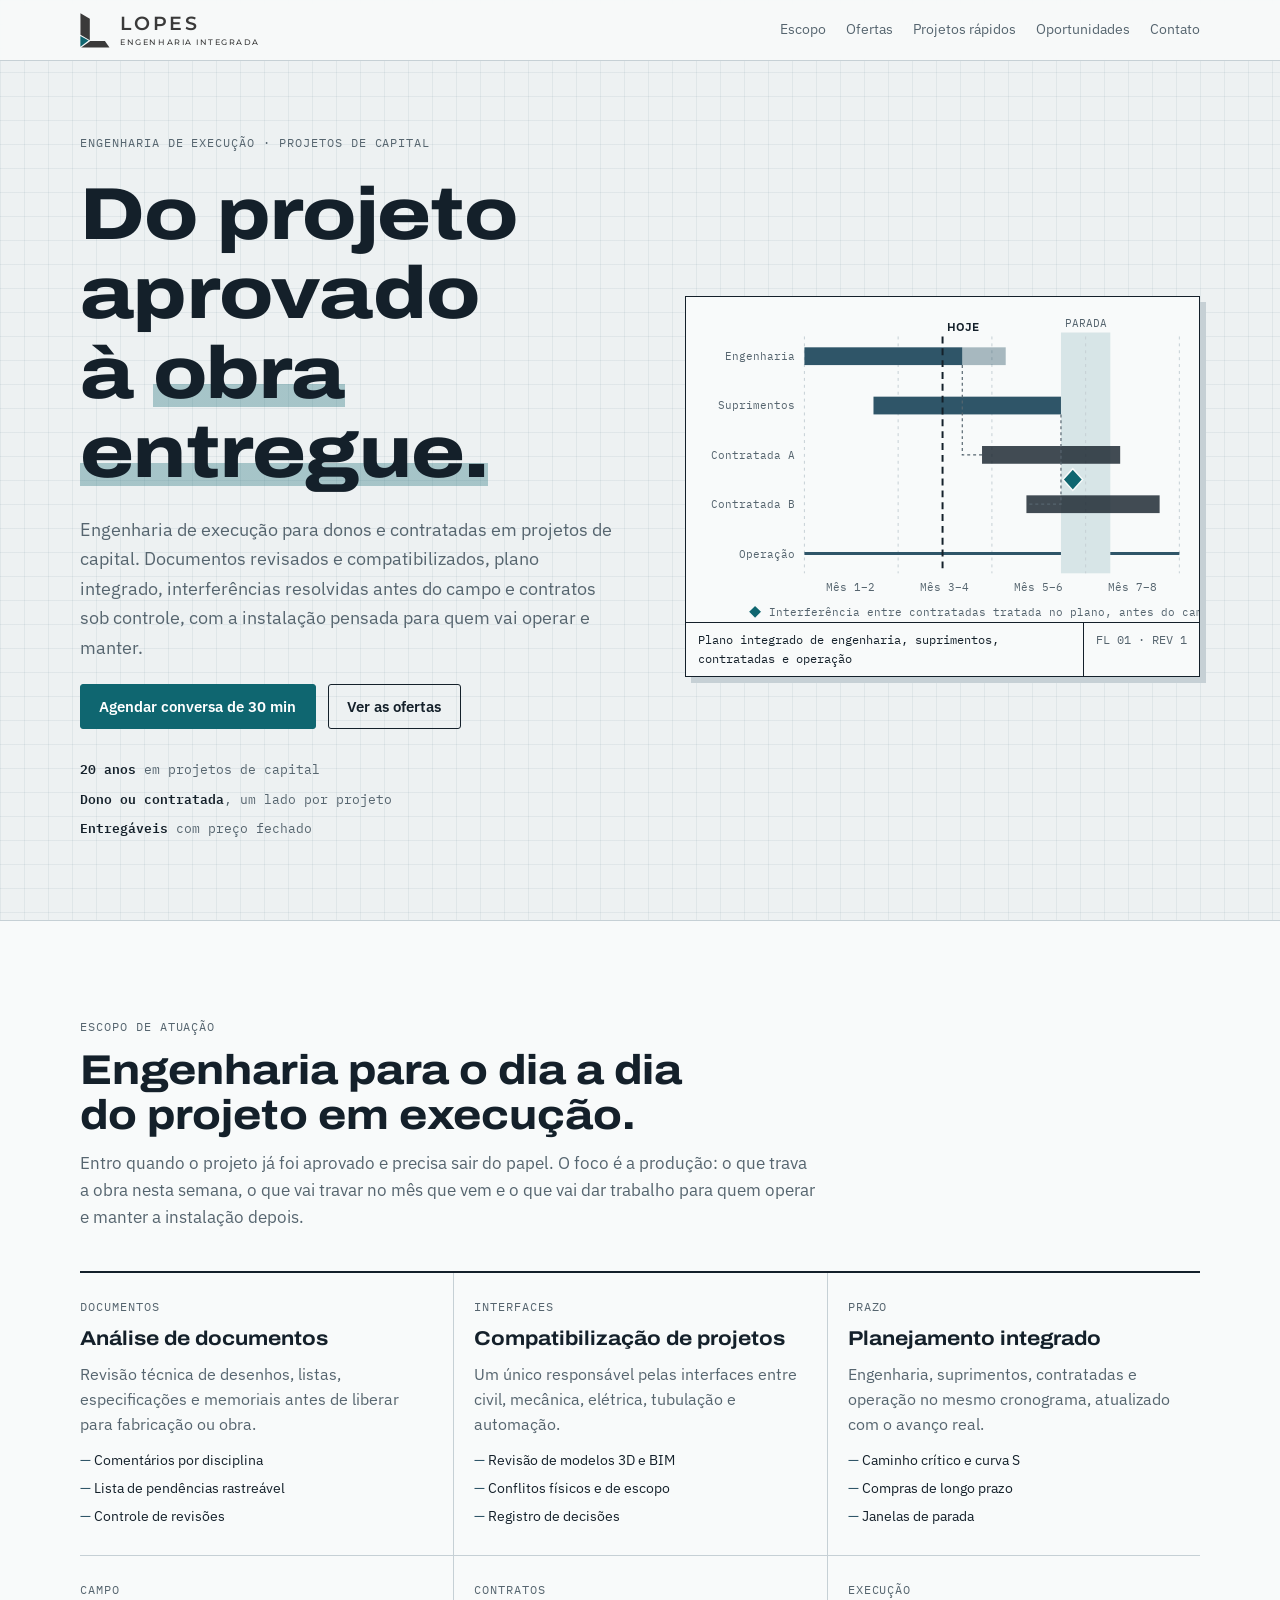
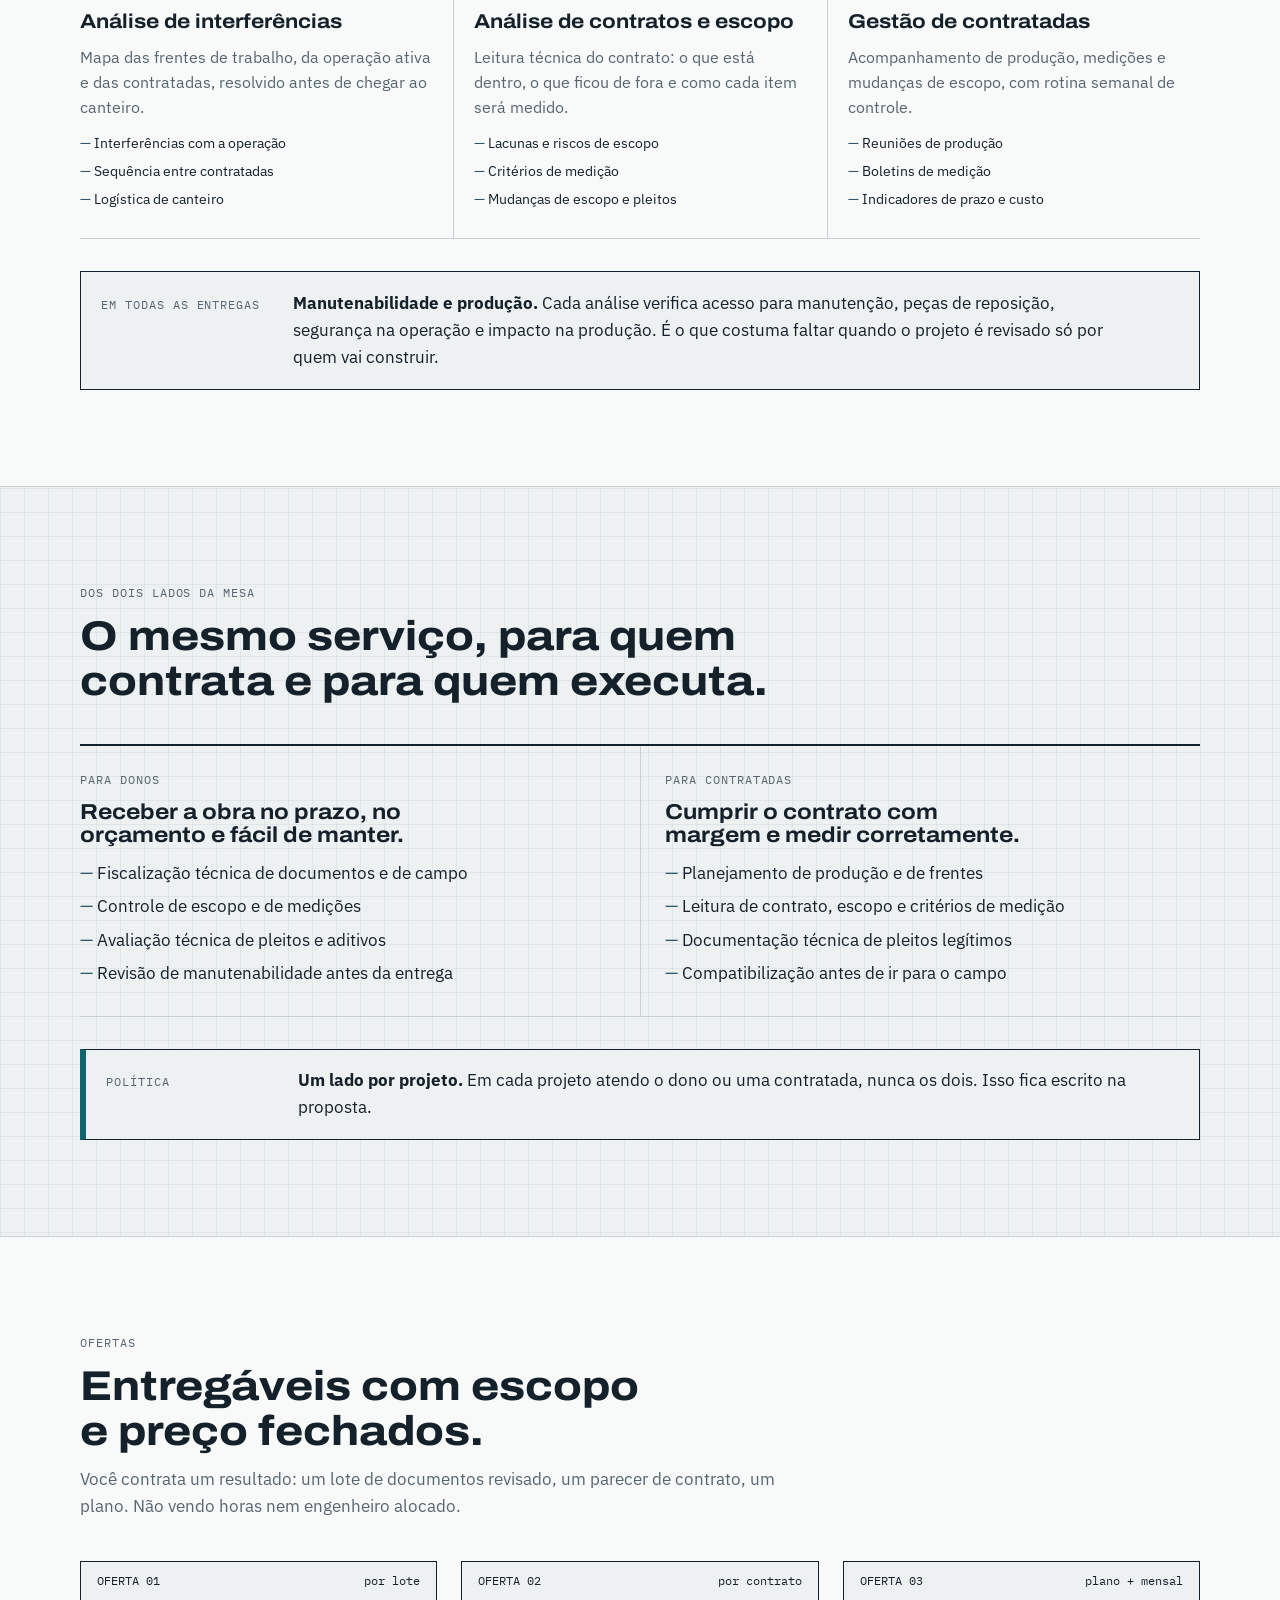
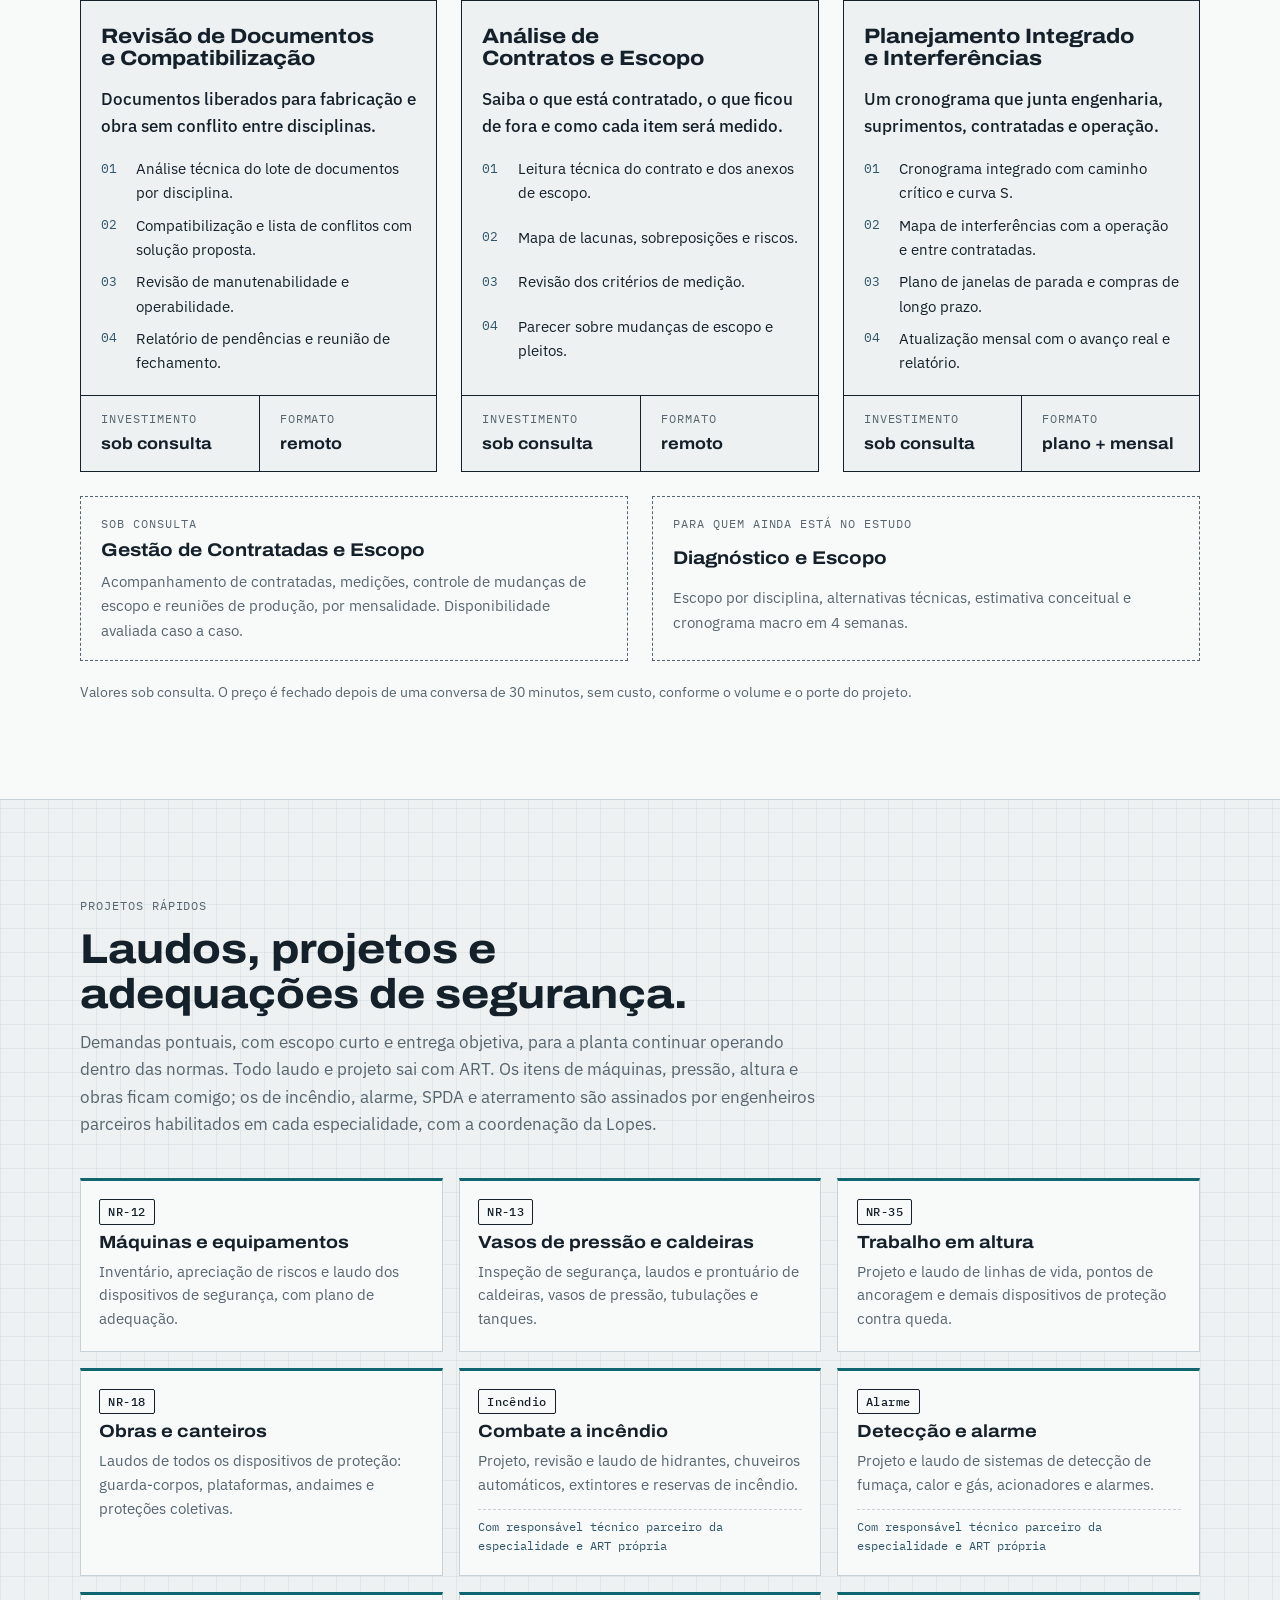
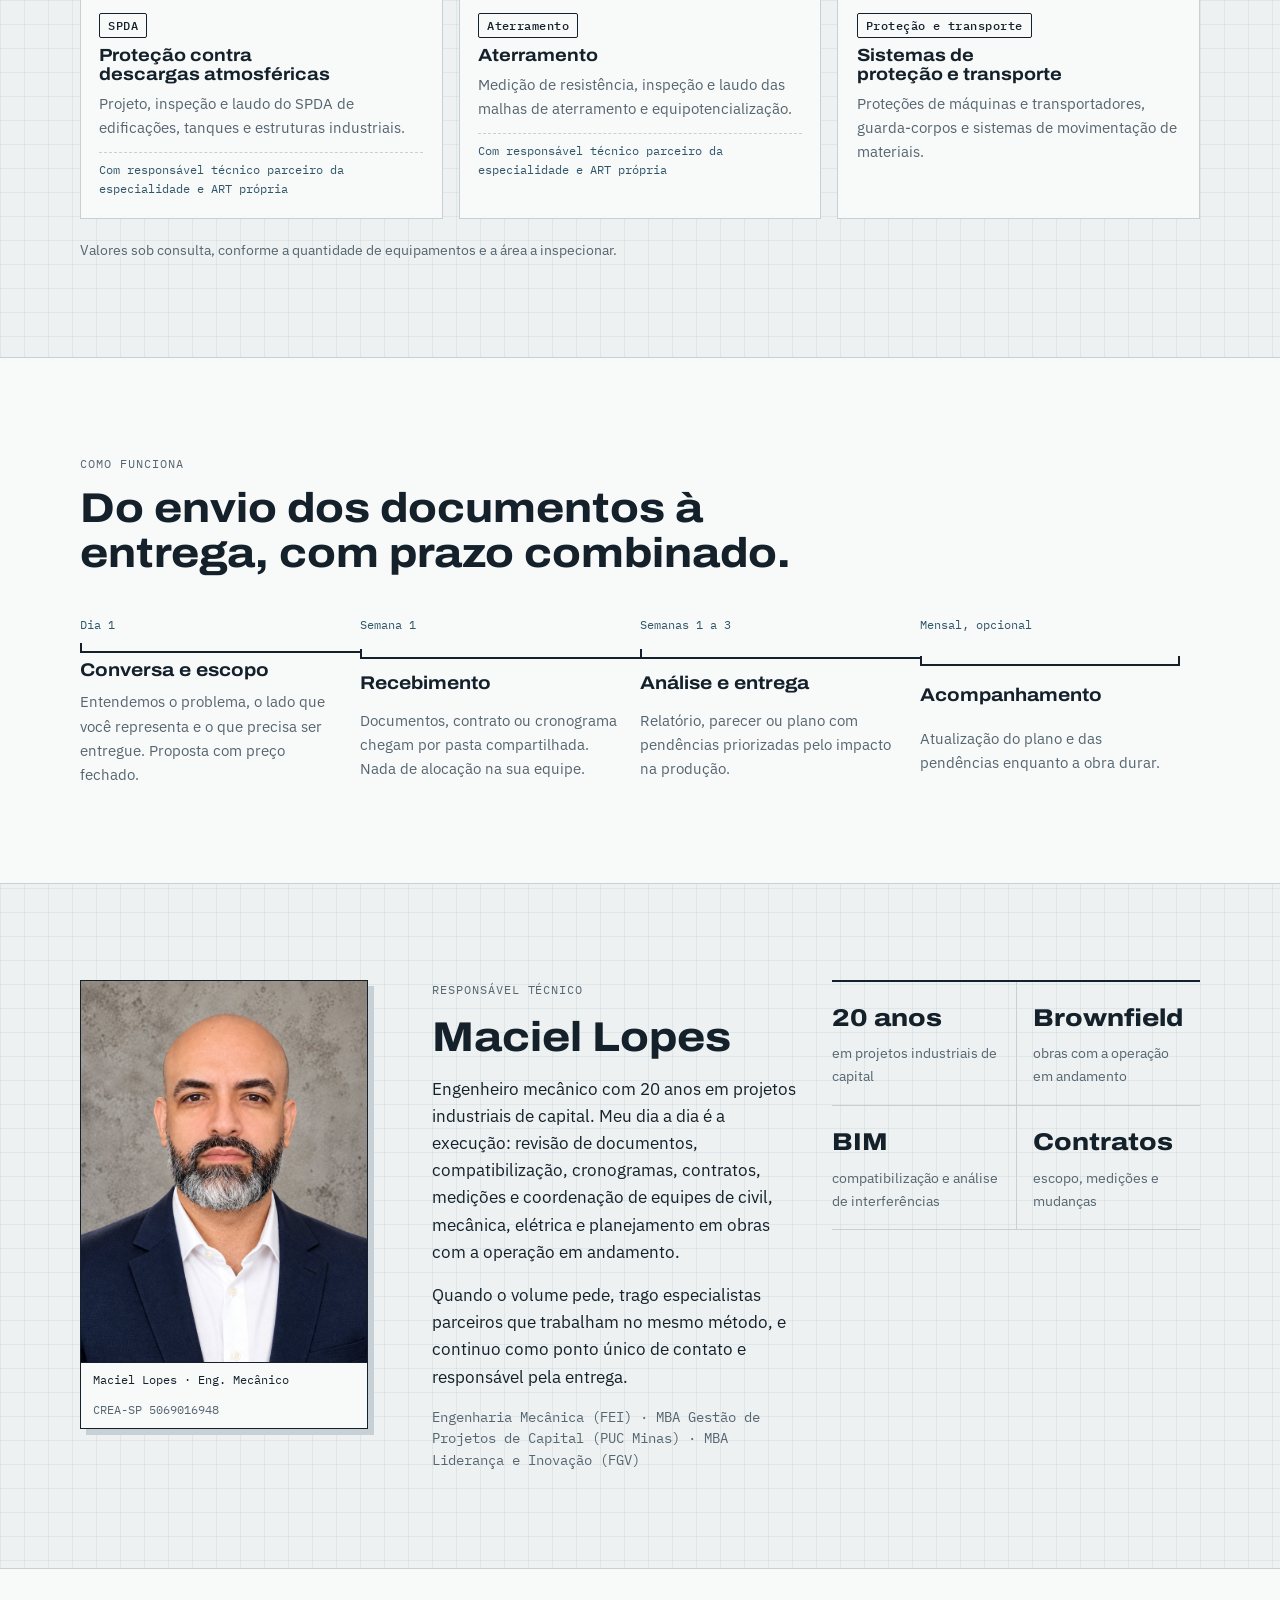
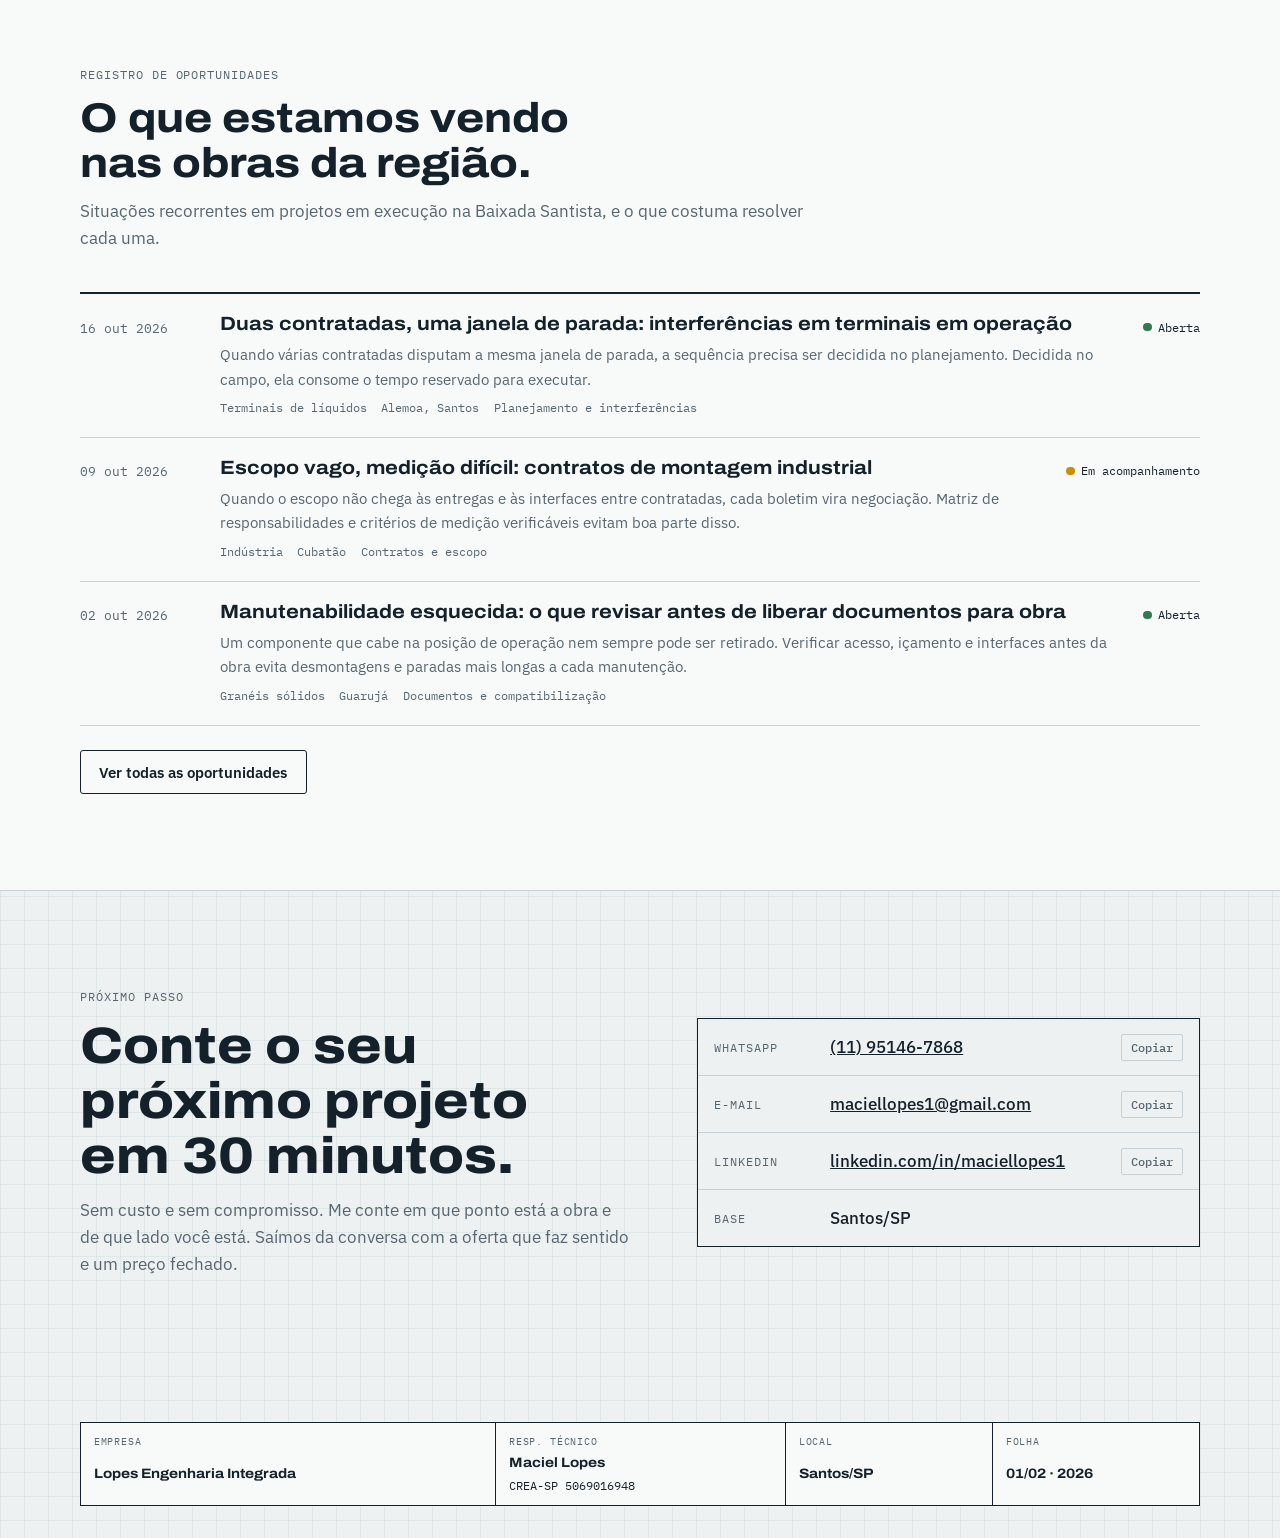
<file: index.html>
<!doctype html>
<html lang="pt-BR">
<head>
<meta charset="utf-8">
<meta name="viewport" content="width=device-width, initial-scale=1, viewport-fit=cover">
<meta name="claude:viewport-fit-sides" content="cover">
<title>[Nome da Empresa] · Engenharia de Execução</title>
<meta name="description" content="Engenharia de execução para donos e contratadas em projetos de capital: análise de documentos, compatibilização, planejamento integrado, interferências, contratos e gestão de contratadas.">
<link rel="preconnect" href="https://fonts.googleapis.com">
<link rel="preconnect" href="https://fonts.gstatic.com" crossorigin>
<link rel="stylesheet" href="https://fonts.googleapis.com/css2?family=Archivo:wdth,wght@100..125,400..800&family=IBM+Plex+Mono:wght@400;500&family=IBM+Plex+Sans:wght@400;500;600&family=Montserrat:wght@500;600&display=swap">
<link rel="icon" href="data:image/svg+xml,%3Csvg xmlns=%27http://www.w3.org/2000/svg%27 viewBox=%27462 280 404 472%27%3E%3Cpolygon fill=%27%233a3a3a%27 points=%27468,285 594,357 594,646 468,574%27/%3E%3Cpolygon fill=%27%230f6670%27 points=%27467,589 578,652 467,735%27/%3E%3Cpolygon fill=%27%233a3a3a%27 points=%27600,656 798,656 859,746 478,746%27/%3E%3C/svg%3E">
<link rel="stylesheet" href="assets/style.css">
</head>
<body>

<header class="top">
  <div class="wrap">
    <a class="brand" href="index.html" aria-label="Início">
      <svg class="brand-mark" viewBox="462 280 404 472" aria-hidden="true"><polygon fill="currentColor" points="468,285 594,357 594,646 468,574"/><polygon fill="var(--brand)" points="467,589 578,652 467,735"/><polygon fill="currentColor" points="600,656 798,656 859,746 478,746"/></svg>
      <span class="wordmark"><b>LOPES</b><small>ENGENHARIA INTEGRADA</small></span>
    </a>
    <nav class="nav" aria-label="Principal">
      <a href="#escopo">Escopo</a>
      <a href="#ofertas">Ofertas</a>
      <a class="hide-sm" href="#rapidos">Projetos rápidos</a>
      <a href="blog.html">Oportunidades</a>
      <a href="#contato">Contato</a>
    </nav>
  </div>
</header>

<main>
  <section class="hero">
    <div class="wrap">
      <div class="hero-copy">
        <span class="label">Engenharia de execução · Projetos de capital</span>
        <h1>Do projeto aprovado à <em>obra entregue.</em></h1>
        <p class="lede">Engenharia de execução para donos e contratadas em projetos de capital. Documentos revisados e compatibilizados, plano integrado, interferências resolvidas antes do campo e contratos sob controle, com a instalação pensada para quem vai operar e manter.</p>
        <div class="hero-actions">
          <a class="btn btn-primary" href="#contato">Agendar conversa de 30 min</a>
          <a class="btn" href="#ofertas">Ver as ofertas</a>
        </div>
        <div class="hero-facts">
          <span><b>20 anos</b> em projetos de capital</span>
          <span><b>Dono ou contratada</b>, um lado por projeto</span>
          <span><b>Entregáveis</b> com preço fechado</span>
        </div>
      </div>

      <figure class="drawing" aria-labelledby="plano-cap">
        <svg viewBox="0 0 520 330" role="img" aria-label="Cronograma integrado de engenharia, suprimentos, duas contratadas e operação, com a janela de parada e uma interferência entre contratadas tratada no plano antes de chegar ao campo.">
          <rect class="chart-zone" x="380" y="36" width="50" height="244"/>
          <text class="chart-text" x="405" y="30" text-anchor="middle">PARADA</text>
          <line class="chart-tick" x1="120" y1="40" x2="120" y2="280"/>
          <line class="chart-tick" x1="215" y1="40" x2="215" y2="280"/>
          <line class="chart-tick" x1="310" y1="40" x2="310" y2="280"/>
          <line class="chart-tick" x1="405" y1="40" x2="405" y2="280"/>
          <line class="chart-tick" x1="500" y1="40" x2="500" y2="280"/>
          <text class="chart-text" x="110" y="64" text-anchor="end">Engenharia</text>
          <text class="chart-text" x="110" y="114" text-anchor="end">Suprimentos</text>
          <text class="chart-text" x="110" y="164" text-anchor="end">Contratada A</text>
          <text class="chart-text" x="110" y="214" text-anchor="end">Contratada B</text>
          <text class="chart-text" x="110" y="264" text-anchor="end">Operação</text>
          <rect class="g-bar" x="120" y="51" width="160" height="18"/>
          <rect class="g-bar g-soft" x="280" y="51" width="44" height="18"/>
          <rect class="g-bar" x="190" y="101" width="190" height="18"/>
          <rect class="g-bar g-alt" x="300" y="151" width="140" height="18"/>
          <rect class="g-bar g-alt" x="345" y="201" width="135" height="18"/>
          <path class="g-link" d="M280 69 V160 H300"/>
          <path class="g-link" d="M380 119 V210 H345"/>
          <line class="chart-a" x1="120" y1="260" x2="380" y2="260"/>
          <line class="chart-a" x1="430" y1="260" x2="500" y2="260"/>
          <polygon class="g-flag" points="392,174 402,185 392,196 382,185"/>
          <line class="chart-b" x1="260" y1="40" x2="260" y2="280"/>
          <text class="chart-strong" x="264" y="34">HOJE</text>
          <text class="chart-text" x="167" y="298" text-anchor="middle">Mês 1–2</text>
          <text class="chart-text" x="262" y="298" text-anchor="middle">Mês 3–4</text>
          <text class="chart-text" x="357" y="298" text-anchor="middle">Mês 5–6</text>
          <text class="chart-text" x="452" y="298" text-anchor="middle">Mês 7–8</text>
          <polygon class="g-flag" points="70,312 77,319 70,326 63,319"/>
          <text class="chart-text" x="84" y="323">Interferência entre contratadas tratada no plano, antes do campo</text>
        </svg>
        <figcaption><span id="plano-cap">Plano integrado de engenharia, suprimentos, contratadas e operação</span><span>FL 01 · REV 1</span></figcaption>
      </figure>
    </div>
  </section>

  <section id="escopo" class="band">
    <div class="wrap">
      <div class="section-head">
        <span class="label">Escopo de atuação</span>
        <h2>Engenharia para o dia a dia do projeto em execução.</h2>
        <p>Entro quando o projeto já foi aprovado e precisa sair do papel. O foco é a produção: o que trava a obra nesta semana, o que vai travar no mês que vem e o que vai dar trabalho para quem operar e manter a instalação depois.</p>
      </div>
      <div class="scope-grid scope-6">
        <div class="scope-item">
          <span class="label">Documentos</span>
          <h3>Análise de documentos</h3>
          <p>Revisão técnica de desenhos, listas, especificações e memoriais antes de liberar para fabricação ou obra.</p>
          <ul><li>Comentários por disciplina</li><li>Lista de pendências rastreável</li><li>Controle de revisões</li></ul>
        </div>
        <div class="scope-item">
          <span class="label">Interfaces</span>
          <h3>Compatibilização de projetos</h3>
          <p>Um único responsável pelas interfaces entre civil, mecânica, elétrica, tubulação e automação.</p>
          <ul><li>Revisão de modelos 3D e BIM</li><li>Conflitos físicos e de escopo</li><li>Registro de decisões</li></ul>
        </div>
        <div class="scope-item">
          <span class="label">Prazo</span>
          <h3>Planejamento integrado</h3>
          <p>Engenharia, suprimentos, contratadas e operação no mesmo cronograma, atualizado com o avanço real.</p>
          <ul><li>Caminho crítico e curva S</li><li>Compras de longo prazo</li><li>Janelas de parada</li></ul>
        </div>
        <div class="scope-item">
          <span class="label">Campo</span>
          <h3>Análise de interferências</h3>
          <p>Mapa das frentes de trabalho, da operação ativa e das contratadas, resolvido antes de chegar ao canteiro.</p>
          <ul><li>Interferências com a operação</li><li>Sequência entre contratadas</li><li>Logística de canteiro</li></ul>
        </div>
        <div class="scope-item">
          <span class="label">Contratos</span>
          <h3>Análise de contratos e escopo</h3>
          <p>Leitura técnica do contrato: o que está dentro, o que ficou de fora e como cada item será medido.</p>
          <ul><li>Lacunas e riscos de escopo</li><li>Critérios de medição</li><li>Mudanças de escopo e pleitos</li></ul>
        </div>
        <div class="scope-item">
          <span class="label">Execução</span>
          <h3>Gestão de contratadas</h3>
          <p>Acompanhamento de produção, medições e mudanças de escopo, com rotina semanal de controle.</p>
          <ul><li>Reuniões de produção</li><li>Boletins de medição</li><li>Indicadores de prazo e custo</li></ul>
        </div>
      </div>
      <div class="criterion">
        <span class="label">Em todas as entregas</span>
        <p><b>Manutenabilidade e produção.</b> Cada análise verifica acesso para manutenção, peças de reposição, segurança na operação e impacto na produção. É o que costuma faltar quando o projeto é revisado só por quem vai construir.</p>
      </div>
    </div>
  </section>

  <section id="lados">
    <div class="wrap">
      <div class="section-head">
        <span class="label">Dos dois lados da mesa</span>
        <h2>O mesmo serviço, para quem contrata e para quem executa.</h2>
      </div>
      <div class="sides">
        <div class="side">
          <span class="label">Para donos</span>
          <h3>Receber a obra no prazo, no orçamento e fácil de manter.</h3>
          <ul><li>Fiscalização técnica de documentos e de campo</li><li>Controle de escopo e de medições</li><li>Avaliação técnica de pleitos e aditivos</li><li>Revisão de manutenabilidade antes da entrega</li></ul>
        </div>
        <div class="side">
          <span class="label">Para contratadas</span>
          <h3>Cumprir o contrato com margem e medir corretamente.</h3>
          <ul><li>Planejamento de produção e de frentes</li><li>Leitura de contrato, escopo e critérios de medição</li><li>Documentação técnica de pleitos legítimos</li><li>Compatibilização antes de ir para o campo</li></ul>
        </div>
      </div>
      <div class="policy">
        <span class="label">Política</span>
        <p><b>Um lado por projeto.</b> Em cada projeto atendo o dono ou uma contratada, nunca os dois. Isso fica escrito na proposta.</p>
      </div>
    </div>
  </section>

  <section id="ofertas" class="band">
    <div class="wrap">
      <div class="section-head">
        <span class="label">Ofertas</span>
        <h2>Entregáveis com escopo e preço fechados.</h2>
        <p>Você contrata um resultado: um lote de documentos revisado, um parecer de contrato, um plano. Não vendo horas nem engenheiro alocado.</p>
      </div>
      <div class="offers offers-3">
        <article class="offer">
          <div class="offer-head"><span>OFERTA 01</span><span>por lote</span></div>
          <div class="offer-body">
            <h3>Revisão de Documentos e Compatibilização</h3>
            <p class="promise">Documentos liberados para fabricação e obra sem conflito entre disciplinas.</p>
          </div>
          <ol class="deliverables">
            <li>Análise técnica do lote de documentos por disciplina.</li>
            <li>Compatibilização e lista de conflitos com solução proposta.</li>
            <li>Revisão de manutenabilidade e operabilidade.</li>
            <li>Relatório de pendências e reunião de fechamento.</li>
          </ol>
          <div class="offer-foot">
            <div><span class="label">Investimento</span><strong>sob consulta</strong></div>
            <div><span class="label">Formato</span><strong>remoto</strong></div>
          </div>
        </article>

        <article class="offer">
          <div class="offer-head"><span>OFERTA 02</span><span>por contrato</span></div>
          <div class="offer-body">
            <h3>Análise de Contratos e Escopo</h3>
            <p class="promise">Saiba o que está contratado, o que ficou de fora e como cada item será medido.</p>
          </div>
          <ol class="deliverables">
            <li>Leitura técnica do contrato e dos anexos de escopo.</li>
            <li>Mapa de lacunas, sobreposições e riscos.</li>
            <li>Revisão dos critérios de medição.</li>
            <li>Parecer sobre mudanças de escopo e pleitos.</li>
          </ol>
          <div class="offer-foot">
            <div><span class="label">Investimento</span><strong>sob consulta</strong></div>
            <div><span class="label">Formato</span><strong>remoto</strong></div>
          </div>
        </article>

        <article class="offer">
          <div class="offer-head"><span>OFERTA 03</span><span>plano + mensal</span></div>
          <div class="offer-body">
            <h3>Planejamento Integrado e Interferências</h3>
            <p class="promise">Um cronograma que junta engenharia, suprimentos, contratadas e operação.</p>
          </div>
          <ol class="deliverables">
            <li>Cronograma integrado com caminho crítico e curva S.</li>
            <li>Mapa de interferências com a operação e entre contratadas.</li>
            <li>Plano de janelas de parada e compras de longo prazo.</li>
            <li>Atualização mensal com o avanço real e relatório.</li>
          </ol>
          <div class="offer-foot">
            <div><span class="label">Investimento</span><strong>sob consulta</strong></div>
            <div><span class="label">Formato</span><strong>plano + mensal</strong></div>
          </div>
        </article>
      </div>
      <div class="extra-offers">
        <div class="extra">
          <span class="label">Sob consulta</span>
          <h3>Gestão de Contratadas e Escopo</h3>
          <p>Acompanhamento de contratadas, medições, controle de mudanças de escopo e reuniões de produção, por mensalidade. Disponibilidade avaliada caso a caso.</p>
        </div>
        <div class="extra">
          <span class="label">Para quem ainda está no estudo</span>
          <h3>Diagnóstico e Escopo</h3>
          <p>Escopo por disciplina, alternativas técnicas, estimativa conceitual e cronograma macro em 4 semanas.</p>
        </div>
      </div>
      <p class="offer-note">Valores sob consulta. O preço é fechado depois de uma conversa de 30 minutos, sem custo, conforme o volume e o porte do projeto.</p>
    </div>
  </section>

  <section id="rapidos">
    <div class="wrap">
      <div class="section-head">
        <span class="label">Projetos rápidos</span>
        <h2>Laudos, projetos e adequações de segurança.</h2>
        <p>Demandas pontuais, com escopo curto e entrega objetiva, para a planta continuar operando dentro das normas. Todo laudo e projeto sai com ART. Os itens de máquinas, pressão, altura e obras ficam comigo; os de incêndio, alarme, SPDA e aterramento são assinados por engenheiros parceiros habilitados em cada especialidade, com a coordenação da Lopes.</p>
      </div>
      <div class="quick-grid">
        <div class="quick"><span class="tag">NR-12</span><h3>Máquinas e equipamentos</h3><p>Inventário, apreciação de riscos e laudo dos dispositivos de segurança, com plano de adequação.</p></div>
        <div class="quick"><span class="tag">NR-13</span><h3>Vasos de pressão e caldeiras</h3><p>Inspeção de segurança, laudos e prontuário de caldeiras, vasos de pressão, tubulações e tanques.</p></div>
        <div class="quick"><span class="tag">NR-35</span><h3>Trabalho em altura</h3><p>Projeto e laudo de linhas de vida, pontos de ancoragem e demais dispositivos de proteção contra queda.</p></div>
        <div class="quick"><span class="tag">NR-18</span><h3>Obras e canteiros</h3><p>Laudos de todos os dispositivos de proteção: guarda-corpos, plataformas, andaimes e proteções coletivas.</p></div>
        <div class="quick"><span class="tag">Incêndio</span><h3>Combate a incêndio</h3><p>Projeto, revisão e laudo de hidrantes, chuveiros automáticos, extintores e reservas de incêndio.</p><span class="partner">Com responsável técnico parceiro da especialidade e ART própria</span></div>
        <div class="quick"><span class="tag">Alarme</span><h3>Detecção e alarme</h3><p>Projeto e laudo de sistemas de detecção de fumaça, calor e gás, acionadores e alarmes.</p><span class="partner">Com responsável técnico parceiro da especialidade e ART própria</span></div>
        <div class="quick"><span class="tag">SPDA</span><h3>Proteção contra descargas atmosféricas</h3><p>Projeto, inspeção e laudo do SPDA de edificações, tanques e estruturas industriais.</p><span class="partner">Com responsável técnico parceiro da especialidade e ART própria</span></div>
        <div class="quick"><span class="tag">Aterramento</span><h3>Aterramento</h3><p>Medição de resistência, inspeção e laudo das malhas de aterramento e equipotencialização.</p><span class="partner">Com responsável técnico parceiro da especialidade e ART própria</span></div>
        <div class="quick"><span class="tag">Proteção e transporte</span><h3>Sistemas de proteção e transporte</h3><p>Proteções de máquinas e transportadores, guarda-corpos e sistemas de movimentação de materiais.</p></div>
      </div>
      <p class="offer-note">Valores sob consulta, conforme a quantidade de equipamentos e a área a inspecionar.</p>
    </div>
  </section>

  <section id="como" class="band">
    <div class="wrap">
      <div class="section-head">
        <span class="label">Como funciona</span>
        <h2>Do envio dos documentos à entrega, com prazo combinado.</h2>
      </div>
      <div class="steps">
        <div class="step"><span class="when">Dia 1</span><div class="rule"></div><h3>Conversa e escopo</h3><p>Entendemos o problema, o lado que você representa e o que precisa ser entregue. Proposta com preço fechado.</p></div>
        <div class="step"><span class="when">Semana 1</span><div class="rule"></div><h3>Recebimento</h3><p>Documentos, contrato ou cronograma chegam por pasta compartilhada. Nada de alocação na sua equipe.</p></div>
        <div class="step"><span class="when">Semanas 1 a 3</span><div class="rule"></div><h3>Análise e entrega</h3><p>Relatório, parecer ou plano com pendências priorizadas pelo impacto na produção.</p></div>
        <div class="step"><span class="when">Mensal, opcional</span><div class="rule"></div><h3>Acompanhamento</h3><p>Atualização do plano e das pendências enquanto a obra durar.</p></div>
      </div>
    </div>
  </section>

  <section id="quem">
    <div class="wrap person">
      <figure class="portrait">
        <img src="assets/img/maciel-lopes.jpg" width="720" height="960" alt="Retrato de Maciel Lopes, engenheiro mecânico" loading="lazy">
        <figcaption><span><span data-site="responsavel">Maciel Lopes</span> · Eng. Mecânico</span><span data-site="crea">[CREA nº]</span></figcaption>
      </figure>
      <div class="creds">
      <div class="bio">
        <span class="label">Responsável técnico</span>
        <h2 style="font-size:clamp(1.75rem,3.6vw,2.6rem);font-weight:750"><span data-site="responsavel">Maciel Lopes</span></h2>
        <p>Engenheiro mecânico com 20 anos em projetos industriais de capital. Meu dia a dia é a execução: revisão de documentos, compatibilização, cronogramas, contratos, medições e coordenação de equipes de civil, mecânica, elétrica e planejamento em obras com a operação em andamento.</p>
        <p>Quando o volume pede, trago especialistas parceiros que trabalham no mesmo método, e continuo como ponto único de contato e responsável pela entrega.</p>
        <p class="mono" style="font-size:.85rem;color:var(--muted)">Engenharia Mecânica (FEI) · MBA Gestão de Projetos de Capital (PUC Minas) · MBA Liderança e Inovação (FGV)</p>
      </div>
      <div class="figures">
        <div class="figure"><strong>20 anos</strong><span>em projetos industriais de capital</span></div>
        <div class="figure"><strong>Brownfield</strong><span>obras com a operação em andamento</span></div>
        <div class="figure"><strong>BIM</strong><span>compatibilização e análise de interferências</span></div>
        <div class="figure"><strong>Contratos</strong><span>escopo, medições e mudanças</span></div>
      </div>
      </div>
    </div>
  </section>

  <section id="oportunidades" class="band">
    <div class="wrap">
      <div class="section-head">
        <span class="label">Registro de oportunidades</span>
        <h2>O que estamos vendo nas obras da região.</h2>
        <p>Situações recorrentes em projetos em execução na Baixada Santista, e o que costuma resolver cada uma.</p>
      </div>
      <div class="posts" id="latest"></div>
      <div class="more"><a class="btn" href="blog.html">Ver todas as oportunidades</a></div>
    </div>
  </section>

  <section id="contato">
    <div class="wrap contact">
      <div class="section-head" style="margin:0">
        <span class="label">Próximo passo</span>
        <h2>Conte o seu próximo projeto em 30 minutos.</h2>
        <p>Sem custo e sem compromisso. Me conte em que ponto está a obra e de que lado você está. Saímos da conversa com a oferta que faz sentido e um preço fechado.</p>
      </div>
      <div class="contact-list">
        <div class="contact-line"><span class="label">WhatsApp</span><a data-href="whatsapp" data-site="whatsapp" target="_blank" rel="noopener">[seu WhatsApp]</a><button type="button" class="copy" data-copy="whatsapp">Copiar</button></div>
        <div class="contact-line"><span class="label">E-mail</span><a data-href="email" data-site="email">[seu e-mail]</a><button type="button" class="copy" data-copy="email">Copiar</button></div>
        <div class="contact-line"><span class="label">LinkedIn</span><a data-href="linkedin" data-site="linkedin" target="_blank" rel="noopener">[seu LinkedIn]</a><button type="button" class="copy" data-copy="linkedin">Copiar</button></div>
        <div class="contact-line"><span class="label">Base</span><span class="value" data-site="cidade">Santos/SP</span><span></span></div>
      </div>
    </div>
  </section>
</main>

<footer class="wrap">
  <div class="titleblock">
    <div><span class="label">Empresa</span><b data-site="nome">[Nome da Empresa]</b></div>
    <div><span class="label">Resp. técnico</span><b><span data-site="responsavel">Maciel Lopes</span></b><span class="mono" style="font-size:.75rem" data-site="crea">[CREA nº]</span></div>
    <div><span class="label">Local</span><b data-site="cidade">Santos/SP</b></div>
    <div><span class="label">Folha</span><b class="mono">01/02 · <span data-year>2026</span></b></div>
  </div>
</footer>

<script src="config.js"></script>
<script src="blog/oportunidades.js"></script>
<script src="assets/site.js"></script>
</body>
</html>
</file>
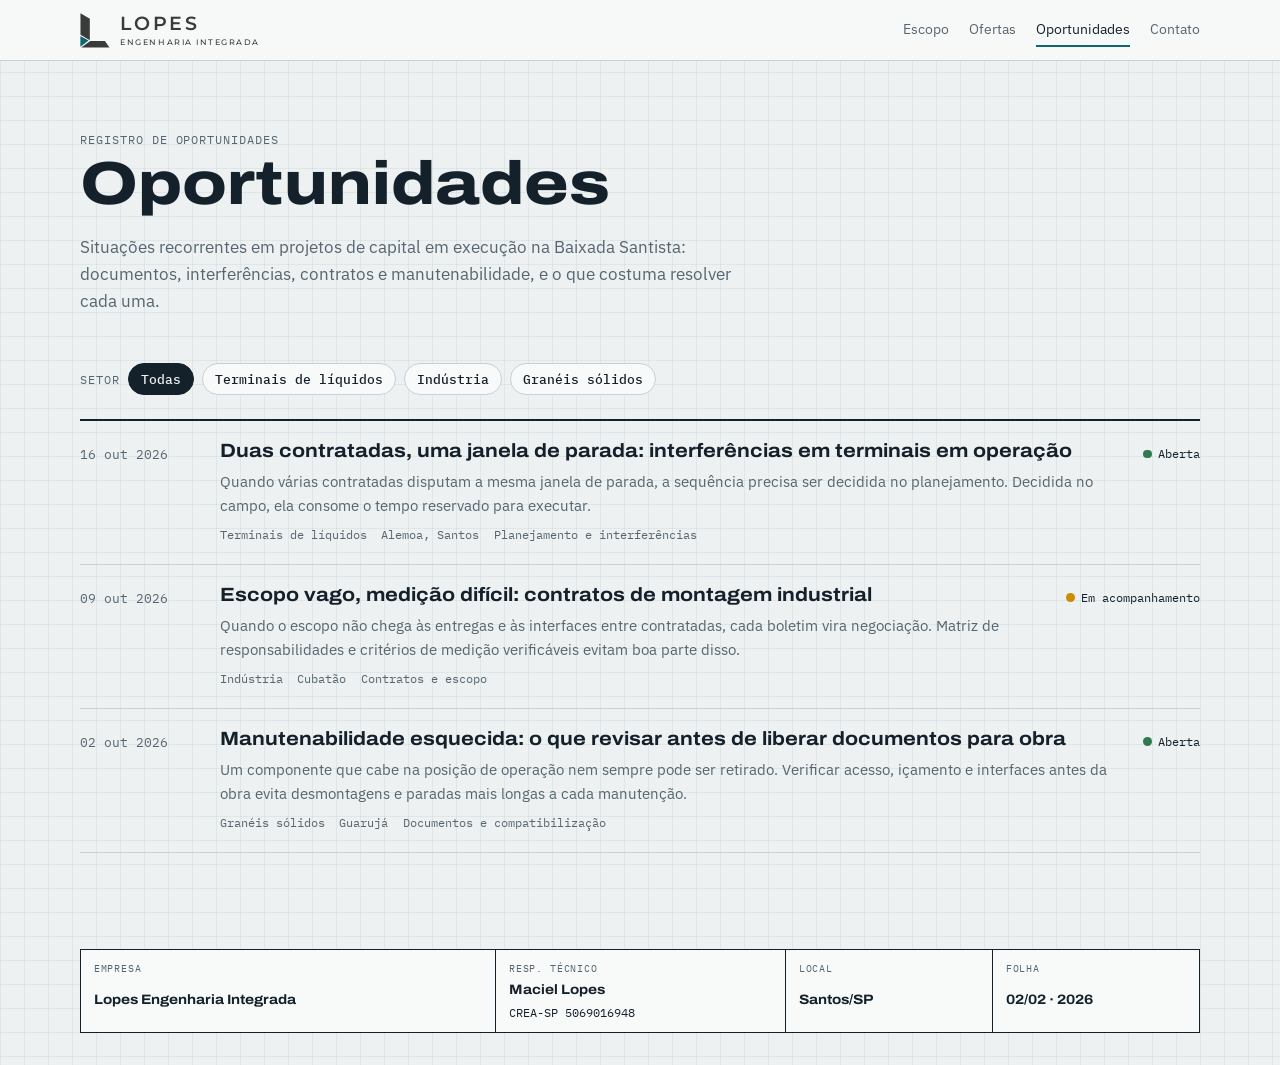
<file: blog.html>
<!doctype html>
<html lang="pt-BR">
<head>
<meta charset="utf-8">
<meta name="viewport" content="width=device-width, initial-scale=1, viewport-fit=cover">
<meta name="claude:viewport-fit-sides" content="cover">
<title>Oportunidades · [Nome da Empresa]</title>
<meta name="description" content="Registro de oportunidades em projetos de capital em execução na Baixada Santista.">
<link rel="preconnect" href="https://fonts.googleapis.com">
<link rel="preconnect" href="https://fonts.gstatic.com" crossorigin>
<link rel="stylesheet" href="https://fonts.googleapis.com/css2?family=Archivo:wdth,wght@100..125,400..800&family=IBM+Plex+Mono:wght@400;500&family=IBM+Plex+Sans:wght@400;500;600&family=Montserrat:wght@500;600&display=swap">
<link rel="icon" href="data:image/svg+xml,%3Csvg xmlns=%27http://www.w3.org/2000/svg%27 viewBox=%27462 280 404 472%27%3E%3Cpolygon fill=%27%233a3a3a%27 points=%27468,285 594,357 594,646 468,574%27/%3E%3Cpolygon fill=%27%230f6670%27 points=%27467,589 578,652 467,735%27/%3E%3Cpolygon fill=%27%233a3a3a%27 points=%27600,656 798,656 859,746 478,746%27/%3E%3C/svg%3E">
<link rel="stylesheet" href="assets/style.css">
</head>
<body>

<header class="top">
  <div class="wrap">
    <a class="brand" href="index.html" aria-label="Início">
      <svg class="brand-mark" viewBox="462 280 404 472" aria-hidden="true"><polygon fill="currentColor" points="468,285 594,357 594,646 468,574"/><polygon fill="var(--brand)" points="467,589 578,652 467,735"/><polygon fill="currentColor" points="600,656 798,656 859,746 478,746"/></svg>
      <span class="wordmark"><b>LOPES</b><small>ENGENHARIA INTEGRADA</small></span>
    </a>
    <nav class="nav" aria-label="Principal">
      <a href="index.html#escopo">Escopo</a>
      <a href="index.html#ofertas">Ofertas</a>
      <a href="blog.html" aria-current="page">Oportunidades</a>
      <a href="index.html#contato">Contato</a>
    </nav>
  </div>
</header>

<main class="wrap">
  <div id="list-view">
    <div class="blog-hero">
      <span class="label">Registro de oportunidades</span>
      <h1>Oportunidades</h1>
      <p>Situações recorrentes em projetos de capital em execução na Baixada Santista: documentos, interferências, contratos e manutenabilidade, e o que costuma resolver cada uma.</p>
    </div>
    <div class="filters" id="filters"></div>
    <div class="posts" id="list"></div>
  </div>
  <article class="article" id="article" hidden></article>
</main>

<footer class="wrap">
  <div class="titleblock">
    <div><span class="label">Empresa</span><b data-site="nome">[Nome da Empresa]</b></div>
    <div><span class="label">Resp. técnico</span><b><span data-site="responsavel">Maciel Lopes</span></b><span class="mono" style="font-size:.75rem" data-site="crea">[CREA nº]</span></div>
    <div><span class="label">Local</span><b data-site="cidade">Santos/SP</b></div>
    <div><span class="label">Folha</span><b class="mono">02/02 · <span data-year>2026</span></b></div>
  </div>
</footer>

<script src="config.js"></script>
<script src="blog/oportunidades.js"></script>
<script src="assets/site.js"></script>
</body>
</html>
</file>
<file: assets/style.css>
/* Layout: folha técnica. Fundo de papel milimetrado, conteúdo em faixas largas,
   rodapé como carimbo de desenho; grafite e azul-petróleo vêm do logo da Lopes. */
:root {
  --paper: #edf1f2;
  --sheet: #f8fafa;
  --ink: #14202a;
  --muted: #56656f;
  --line: #c6d0d5;
  --grid: rgba(47, 85, 104, .07);
  --steel: #2f5568;
  --signal: #0f6670;
  --on-signal: #ffffff;
  --brand: #0f6670;
  --mark: #3a3a3a;
  --warn: #c98f00;
  --ok: #2f7a4f;
  --font-display: "Archivo", "Arial Narrow", "Helvetica Neue", Arial, sans-serif;
  --font-body: "IBM Plex Sans", "Segoe UI", Roboto, Helvetica, Arial, sans-serif;
  --font-mono: "IBM Plex Mono", ui-monospace, "SFMono-Regular", Menlo, Consolas, monospace;
  --wrap: 72rem;
  --radius: 3px;
}
@media (prefers-color-scheme: dark) {
  :root:not([data-theme="light"]) {
    --paper: #0f171d; --sheet: #16212a; --ink: #e2e8eb; --muted: #94a4ae;
    --line: #2b3b47; --grid: rgba(141, 179, 198, .06); --steel: #8db3c6;
    --signal: #3fa7b1; --on-signal: #0f171d; --brand: #3fa7b1; --mark: #e2e8eb; --warn: #f0b429; --ok: #6cc08f; color-scheme: dark;
  }
}
:root[data-theme="dark"] {
  --paper: #0f171d; --sheet: #16212a; --ink: #e2e8eb; --muted: #94a4ae;
  --line: #2b3b47; --grid: rgba(141, 179, 198, .06); --steel: #8db3c6;
  --signal: #3fa7b1; --on-signal: #0f171d; --brand: #3fa7b1; --mark: #e2e8eb; --warn: #f0b429; --ok: #6cc08f; color-scheme: dark;
}

* { box-sizing: border-box; }
html { scroll-behavior: smooth; }
@media (prefers-reduced-motion: reduce) { html { scroll-behavior: auto; } * { transition: none !important; animation: none !important; } }
body {
  margin: 0;
  background: var(--paper);
  background-image:
    linear-gradient(var(--grid) 1px, transparent 1px),
    linear-gradient(90deg, var(--grid) 1px, transparent 1px);
  background-size: 24px 24px;
  color: var(--ink);
  font: 400 1.0625rem/1.6 var(--font-body);
  -webkit-font-smoothing: antialiased;
}
a { color: inherit; }
a:focus-visible, button:focus-visible { outline: 2px solid var(--signal); outline-offset: 3px; }
h1, h2, h3 { font-family: var(--font-display); font-stretch: 112%; line-height: 1.08; text-wrap: balance; margin: 0; }
p { margin: 0; }

.wrap {
  max-width: var(--wrap);
  margin-inline: auto;
  padding-left: max(16px, env(safe-area-inset-left, 0px));
  padding-right: max(16px, env(safe-area-inset-right, 0px));
}
.mono, .label { font-family: var(--font-mono); }
.label { font-size: .75rem; letter-spacing: .08em; text-transform: uppercase; color: var(--muted); }

/* Cabeçalho */
body::before { content: ""; position: fixed; inset: 0 0 auto; height: env(safe-area-inset-top, 0px); z-index: 10; background: var(--sheet); }
.top {
  position: sticky; top: env(safe-area-inset-top, 0px); z-index: 9;
  background: color-mix(in srgb, var(--sheet) 92%, transparent);
  backdrop-filter: blur(6px);
  border-bottom: 1px solid var(--line);
}
.top .wrap { display: flex; align-items: center; justify-content: space-between; gap: 1rem; min-height: 3.75rem; }
.brand { display: flex; align-items: center; gap: .6rem; text-decoration: none; font-family: var(--font-display); font-weight: 750; font-stretch: 115%; letter-spacing: .01em; }
.brand-mark { width: 26px; height: 26px; flex: none; }
.nav { display: flex; gap: 1.25rem; flex-wrap: wrap; justify-content: flex-end; font-size: .9rem; }
.nav a { text-decoration: none; color: var(--muted); padding-block: .25rem; border-bottom: 2px solid transparent; }
.nav a:hover, .nav a[aria-current="page"] { color: var(--ink); border-color: var(--signal); }
@media (max-width: 720px) { .nav .hide-sm { display: none; } .nav { gap: .9rem; } }

/* Botões */
.btn {
  display: inline-flex; align-items: center; gap: .5rem;
  font: 600 .95rem/1 var(--font-body); text-decoration: none; cursor: pointer;
  padding: .85rem 1.15rem; border-radius: var(--radius); border: 1px solid var(--ink);
  background: transparent; color: var(--ink);
}
.btn-primary { background: var(--signal); border-color: var(--signal); color: var(--on-signal); }
.btn:hover { transform: translateY(-1px); }
.btn { transition: transform .15s ease; }

/* Seções */
section { padding-block: clamp(3.5rem, 8vw, 6rem); }
.section-head { display: grid; gap: .75rem; margin-bottom: 2.5rem; max-width: 46rem; }
.section-head h2 { font-size: clamp(1.75rem, 3.6vw, 2.6rem); font-weight: 750; }
.section-head p { color: var(--muted); }
.band { background: var(--sheet); border-block: 1px solid var(--line); }

/* Hero */
.hero { padding-block: clamp(2.5rem, 6vw, 4.5rem) clamp(3rem, 7vw, 5rem); }
.hero .wrap { display: grid; grid-template-columns: minmax(0, 1.05fr) minmax(0, 1fr); gap: clamp(2rem, 5vw, 4rem); align-items: center; }
@media (max-width: 880px) { .hero .wrap { grid-template-columns: minmax(0, 1fr); } }
.hero h1 { font-size: clamp(2.5rem, 6.4vw, 4.6rem); font-weight: 800; font-stretch: 118%; letter-spacing: -.01em; }
.hero h1 em { font-style: normal; background: linear-gradient(transparent 62%, var(--signal) 62%, var(--signal) 90%, transparent 90%); }
.hero-copy { display: grid; gap: 1.4rem; min-width: 0; }
.hero-copy .lede { font-size: 1.15rem; color: var(--muted); max-width: 36rem; }
.hero-actions { display: flex; flex-wrap: wrap; gap: .75rem; }
.hero-facts { display: flex; flex-wrap: wrap; gap: .5rem 1.5rem; padding-top: .5rem; }
.hero-facts span { font-family: var(--font-mono); font-size: .8rem; color: var(--muted); }
.hero-facts b { color: var(--ink); font-weight: 600; }

.drawing {
  min-width: 0; background: var(--sheet); border: 1px solid var(--ink);
  box-shadow: 6px 6px 0 var(--line);
}
.drawing figcaption { display: grid; grid-template-columns: 1fr auto; border-top: 1px solid var(--ink); font-family: var(--font-mono); font-size: .72rem; }
.drawing figcaption > * { padding: .5rem .75rem; }
.drawing figcaption > *:last-child { border-left: 1px solid var(--ink); color: var(--muted); }
.drawing svg { display: block; width: 100%; height: auto; }
.chart-axis { stroke: var(--ink); stroke-width: 1.2; fill: none; }
.chart-tick { stroke: var(--line); stroke-width: 1; stroke-dasharray: 3 4; }
.chart-zone { fill: var(--signal); opacity: .18; }
.chart-a { stroke: var(--steel); stroke-width: 3; fill: none; }
.chart-b { stroke: var(--ink); stroke-width: 2; fill: none; stroke-dasharray: 7 5; }
.chart-text { fill: var(--muted); font-family: var(--font-mono); font-size: 11px; }
.chart-strong { fill: var(--ink); font-family: var(--font-body); font-size: 12.5px; font-weight: 600; }
.chart-draw { stroke-dasharray: 700; stroke-dashoffset: 0; animation: draw 1.6s ease-out both; }
@keyframes draw { from { stroke-dashoffset: 700; } to { stroke-dashoffset: 0; } }

/* Escopo */
.scope-grid { display: grid; grid-template-columns: repeat(4, minmax(0, 1fr)); border-top: 2px solid var(--ink); }
@media (max-width: 980px) { .scope-grid { grid-template-columns: repeat(2, minmax(0, 1fr)); } }
@media (max-width: 560px) { .scope-grid { grid-template-columns: minmax(0, 1fr); } }
.scope-item { display: grid; align-content: start; gap: .75rem; padding: 1.5rem 1.25rem 1.75rem 0; border-bottom: 1px solid var(--line); }
.scope-item + .scope-item { padding-left: 1.25rem; border-left: 1px solid var(--line); }
@media (max-width: 980px) { .scope-item:nth-child(3) { border-left: 0; padding-left: 0; } }
@media (max-width: 560px) { .scope-item + .scope-item { border-left: 0; padding-left: 0; } }
.scope-item h3 { font-size: 1.25rem; font-weight: 700; }
.scope-item p { color: var(--muted); font-size: .97rem; }
.scope-item ul { margin: 0; padding: 0; list-style: none; display: grid; gap: .3rem; font-size: .9rem; }
.scope-item li::before { content: "— "; color: var(--steel); }
.sectors { display: flex; flex-wrap: wrap; gap: .5rem; margin-top: 2rem; align-items: center; }
.chip { font-family: var(--font-mono); font-size: .78rem; padding: .3rem .6rem; border: 1px solid var(--line); border-radius: 99px; background: var(--sheet); }

/* Ofertas */
.offers { display: grid; grid-template-columns: repeat(2, minmax(0, 1fr)); gap: 1.5rem; }
@media (max-width: 860px) { .offers { grid-template-columns: minmax(0, 1fr); } }
.offer { display: grid; grid-template-rows: auto auto 1fr auto; background: var(--paper); border: 1px solid var(--ink); }
.offer-head { display: flex; justify-content: space-between; gap: 1rem; padding: .6rem 1rem; border-bottom: 1px solid var(--ink); font-family: var(--font-mono); font-size: .75rem; }
.offer-body { display: grid; gap: 1rem; padding: 1.5rem 1.25rem 1rem; }
.offer h3 { font-size: 1.55rem; font-weight: 750; }
.offer .promise { font-weight: 500; }
.offer .for { color: var(--muted); font-size: .95rem; }
.deliverables { margin: 0; padding: 0 1.25rem 1.25rem; list-style: none; counter-reset: d; display: grid; gap: .5rem; }
.deliverables li { counter-increment: d; display: grid; grid-template-columns: 2.2rem 1fr; font-size: .95rem; }
.deliverables li::before { content: counter(d, decimal-leading-zero); font-family: var(--font-mono); font-size: .8rem; color: var(--steel); padding-top: .15rem; }
.offer-foot { display: grid; grid-template-columns: repeat(2, minmax(0, 1fr)); border-top: 1px solid var(--ink); }
.offer-foot > div { padding: .85rem 1.25rem; display: grid; gap: .15rem; }
.offer-foot > div + div { border-left: 1px solid var(--ink); }
.offer-foot strong { font-family: var(--font-display); font-stretch: 110%; font-size: 1.2rem; font-variant-numeric: tabular-nums; }
.offer-note { margin-top: 1.25rem; font-size: .88rem; color: var(--muted); }

/* Processo */
.steps { display: grid; grid-template-columns: repeat(4, minmax(0, 1fr)); gap: 0; counter-reset: s; }
@media (max-width: 860px) { .steps { grid-template-columns: repeat(2, minmax(0, 1fr)); row-gap: 1.5rem; } }
@media (max-width: 520px) { .steps { grid-template-columns: minmax(0, 1fr); } }
.step { display: grid; gap: .5rem; padding-right: 1.25rem; position: relative; }
.step .when { font-family: var(--font-mono); font-size: .78rem; color: var(--steel); }
.step .rule { height: 10px; border-left: 2px solid var(--ink); border-bottom: 2px solid var(--ink); margin-right: -1.25rem; }
.step:last-child .rule { border-right: 2px solid var(--ink); margin-right: 0; }
.step h3 { font-size: 1.15rem; font-weight: 700; }
.step p { color: var(--muted); font-size: .95rem; }

/* Credenciais */
.creds { display: grid; grid-template-columns: minmax(0, 1fr) minmax(0, 1.3fr); gap: clamp(2rem, 5vw, 4rem); align-items: start; }
@media (max-width: 860px) { .creds { grid-template-columns: minmax(0, 1fr); } }
.figures { display: grid; grid-template-columns: repeat(2, minmax(0, 1fr)); border-top: 2px solid var(--ink); }
.figure { padding: 1.1rem 1rem 1.1rem 0; border-bottom: 1px solid var(--line); display: grid; gap: .2rem; }
.figure:nth-child(even) { padding-left: 1rem; border-left: 1px solid var(--line); }
.figure strong { font-family: var(--font-display); font-stretch: 115%; font-size: clamp(1.6rem, 3.4vw, 2.3rem); font-weight: 800; font-variant-numeric: tabular-nums; }
.figure span { font-size: .9rem; color: var(--muted); }
.bio { display: grid; gap: 1rem; }
.bio p { max-width: 40rem; }

/* Oportunidades (lista) */
.posts { display: grid; gap: 0; border-top: 2px solid var(--ink); }
.post-row { display: grid; grid-template-columns: 7.5rem minmax(0, 1fr) auto; gap: 1.25rem; align-items: start; padding-block: 1.25rem; border-bottom: 1px solid var(--line); text-decoration: none; }
.post-row:hover h3 { text-decoration: underline; text-decoration-color: var(--signal); text-decoration-thickness: 3px; text-underline-offset: 4px; }
@media (max-width: 640px) { .post-row { grid-template-columns: minmax(0, 1fr); gap: .5rem; } }
.post-row time { font-family: var(--font-mono); font-size: .82rem; color: var(--muted); padding-top: .2rem; font-variant-numeric: tabular-nums; }
.post-row .main { display: grid; gap: .45rem; min-width: 0; }
.post-row h3 { font-size: 1.2rem; font-weight: 700; }
.post-row p { color: var(--muted); font-size: .95rem; }
.meta { display: flex; flex-wrap: wrap; gap: .4rem .9rem; font-family: var(--font-mono); font-size: .75rem; color: var(--muted); }
.status { display: inline-flex; align-items: center; gap: .4rem; font-family: var(--font-mono); font-size: .75rem; white-space: nowrap; padding-top: .2rem; }
.status::before { content: ""; width: .55rem; height: .55rem; border-radius: 50%; background: var(--muted); }
.status[data-s="Aberta"]::before { background: var(--ok); }
.status[data-s="Em acompanhamento"]::before { background: var(--warn); }
.tag-exemplo { font-family: var(--font-mono); font-size: .68rem; text-transform: uppercase; letter-spacing: .08em; padding: .1rem .4rem; border: 1px dashed var(--muted); color: var(--muted); border-radius: 2px; }
.more { margin-top: 1.5rem; }

/* Contato */
.contact { display: grid; grid-template-columns: minmax(0, 1.1fr) minmax(0, 1fr); gap: clamp(2rem, 5vw, 4rem); align-items: center; }
@media (max-width: 860px) { .contact { grid-template-columns: minmax(0, 1fr); } }
.contact h2 { font-size: clamp(2rem, 4.5vw, 3.2rem); font-weight: 800; }
.contact-list { display: grid; border: 1px solid var(--ink); background: var(--paper); }
.contact-line { display: grid; grid-template-columns: 6.5rem minmax(0, 1fr) auto; align-items: center; gap: .75rem; padding: .9rem 1rem; }
.contact-line + .contact-line { border-top: 1px solid var(--line); }
.contact-line a, .contact-line .value { overflow-wrap: anywhere; font-weight: 500; }
.copy { font: 500 .75rem var(--font-mono); background: none; border: 1px solid var(--line); color: var(--muted); padding: .3rem .55rem; border-radius: 2px; cursor: pointer; }
.copy:hover { color: var(--ink); border-color: var(--ink); }

/* Carimbo (rodapé) */
.titleblock { margin-block: 3rem 2rem; border: 1.5px solid var(--ink); display: grid; grid-template-columns: 2fr 1.4fr 1fr 1fr; font-size: .85rem; background: var(--sheet); }
.titleblock > div { padding: .6rem .8rem; display: grid; gap: .15rem; border-left: 1px solid var(--ink); min-width: 0; }
.titleblock > div:first-child { border-left: 0; }
.titleblock .label { font-size: .65rem; }
.titleblock b { font-family: var(--font-display); font-stretch: 112%; font-weight: 700; overflow-wrap: anywhere; }
@media (max-width: 720px) {
  .titleblock { grid-template-columns: 1fr 1fr; }
  .titleblock > div:nth-child(3) { border-left: 0; }
  .titleblock > div:nth-child(n+3) { border-top: 1px solid var(--ink); }
}

/* Página do blog */
.blog-hero { padding-block: clamp(2.5rem, 6vw, 4rem) 1.5rem; }
.blog-hero h1 { font-size: clamp(2.2rem, 5.5vw, 3.8rem); font-weight: 800; font-stretch: 118%; }
.blog-hero p { color: var(--muted); max-width: 42rem; margin-top: 1rem; }
.filters { display: flex; flex-wrap: wrap; gap: .5rem; margin-block: 1.5rem; align-items: center; }
.filter { font: 500 .8rem var(--font-mono); padding: .4rem .75rem; border: 1px solid var(--line); background: var(--sheet); color: var(--ink); border-radius: 99px; cursor: pointer; }
.filter[aria-pressed="true"] { background: var(--ink); color: var(--paper); border-color: var(--ink); }
.empty { padding: 2rem 0; color: var(--muted); }

.article { display: grid; gap: 1.5rem; max-width: 44rem; padding-block: 2rem 1rem; }
.article .back { font-family: var(--font-mono); font-size: .85rem; color: var(--muted); text-decoration: none; }
.article .back:hover { color: var(--ink); }
.article h1 { font-size: clamp(2rem, 4.8vw, 3.1rem); font-weight: 800; }
.spec { display: grid; grid-template-columns: repeat(3, minmax(0, 1fr)); border: 1px solid var(--ink); background: var(--sheet); }
.spec > div { padding: .6rem .8rem; display: grid; gap: .1rem; min-width: 0; }
.spec > div:nth-child(n+4) { border-top: 1px solid var(--line); }
.spec > div:not(:nth-child(3n+1)) { border-left: 1px solid var(--line); }
.spec .label { font-size: .65rem; }
.spec b { font-weight: 600; font-size: .92rem; overflow-wrap: anywhere; }
@media (max-width: 560px) {
  .spec { grid-template-columns: repeat(2, minmax(0, 1fr)); }
  .spec > div:not(:nth-child(3n+1)) { border-left: 0; }
  .spec > div:nth-child(even) { border-left: 1px solid var(--line); }
  .spec > div:nth-child(n+3) { border-top: 1px solid var(--line); }
}
.prose { display: grid; gap: 1rem; }
.prose h2 { font-size: 1.45rem; font-weight: 750; margin-top: .75rem; }
.prose ul { margin: 0; padding-left: 1.2rem; display: grid; gap: .35rem; }
.prose li::marker { color: var(--steel); }
.prose a { color: var(--brand); text-underline-offset: 2px; }
.prose em { color: var(--muted); }
.prose .table-wrap { overflow-x: auto; border: 1px solid var(--ink); }
.prose table { width: 100%; border-collapse: collapse; font-size: .92rem; }
.prose th, .prose td { text-align: left; vertical-align: top; padding: .55rem .75rem; border-bottom: 1px solid var(--line); }
.prose th { font-family: var(--font-mono); font-size: .75rem; font-weight: 500; text-transform: uppercase; letter-spacing: .04em; color: var(--muted); border-bottom: 1px solid var(--ink); background: var(--sheet); }
.prose tr:last-child td { border-bottom: 0; }
.article-cta { display: flex; flex-wrap: wrap; gap: 1rem; align-items: center; justify-content: space-between; border-top: 2px solid var(--ink); padding-top: 1.25rem; margin-top: 1rem; }

/* Ajustes de largura em telas estreitas */
.offer-foot > div, .figure, .contact-line > * { min-width: 0; }
.offer-foot strong, .figure strong { overflow-wrap: anywhere; }
@media (max-width: 480px) {
  .offer-foot strong { font-size: 1.02rem; }
  .figure strong { font-size: 1.45rem; }
  .contact-line { grid-template-columns: 5rem minmax(0, 1fr) auto; }
}
.brand span { white-space: nowrap; }
@media (max-width: 600px) {
  .top .wrap { flex-wrap: wrap; row-gap: .25rem; padding-block: .6rem .4rem; }
  .nav { width: 100%; justify-content: space-between; font-size: .85rem; }
  .nav .hide-sm { display: none; }
}

/* Marca Lopes Engenharia Integrada: grafite + azul-petróleo do logo */
.brand { color: var(--mark); gap: .65rem; }
.brand-mark { width: 30px; height: 35px; }
.wordmark { display: grid; line-height: 1; font-family: "Montserrat", var(--font-body); }
.wordmark b { font-weight: 600; font-size: 1.2rem; letter-spacing: .14em; }
.wordmark small { font-weight: 500; font-size: .5rem; letter-spacing: .19em; margin-top: .25rem; white-space: nowrap; }
.hero h1 em { background: linear-gradient(transparent 64%, color-mix(in srgb, var(--signal) 32%, transparent) 64%, color-mix(in srgb, var(--signal) 32%, transparent) 92%, transparent 92%); }
.chart-zone { opacity: .14; }

/* Responsável técnico com retrato */
.person { display: grid; grid-template-columns: minmax(0, 18rem) minmax(0, 1fr); gap: clamp(2rem, 5vw, 4rem); align-items: start; }
.person .creds { grid-template-columns: minmax(0, 1fr); gap: 2rem; }
@media (min-width: 1100px) { .person .creds { grid-template-columns: minmax(0, 1fr) minmax(0, 1fr); } }
@media (max-width: 760px) { .person { grid-template-columns: minmax(0, 1fr); } .portrait { max-width: 18rem; } }
.portrait { margin: 0; background: var(--sheet); border: 1px solid var(--ink); box-shadow: 6px 6px 0 var(--line); }
.portrait img { display: block; width: 100%; height: auto; aspect-ratio: 3 / 4; object-fit: cover; }
.portrait figcaption { display: flex; justify-content: space-between; gap: .75rem; flex-wrap: wrap; padding: .5rem .75rem; border-top: 1px solid var(--ink); font-family: var(--font-mono); font-size: .72rem; }
.portrait figcaption > span:last-child { color: var(--muted); }
.person .figure strong { font-size: clamp(1.3rem, 1.9vw, 1.6rem); overflow-wrap: normal; }

/* Posicionamento: engenharia de execução */
.scope-6 { grid-template-columns: repeat(3, minmax(0, 1fr)); }
.scope-6 .scope-item:nth-child(3n+1) { border-left: 0; padding-left: 0; }
@media (max-width: 980px) {
  .scope-6 { grid-template-columns: repeat(2, minmax(0, 1fr)); }
  .scope-6 .scope-item:nth-child(n) { border-left: 1px solid var(--line); padding-left: 1.25rem; }
  .scope-6 .scope-item:nth-child(2n+1) { border-left: 0; padding-left: 0; }
}
@media (max-width: 560px) { .scope-6 { grid-template-columns: minmax(0, 1fr); } .scope-6 .scope-item:nth-child(n) { border-left: 0; padding-left: 0; } }
.criterion, .policy { display: grid; grid-template-columns: 11rem minmax(0, 1fr); gap: 1rem; align-items: baseline; margin-top: 2rem; padding: 1.1rem 1.25rem; border: 1px solid var(--ink); background: var(--paper); }
.criterion p, .policy p { max-width: 52rem; }
.policy { border-left: 6px solid var(--brand); }
@media (max-width: 640px) { .criterion, .policy { grid-template-columns: minmax(0, 1fr); gap: .4rem; } }
.sides { display: grid; grid-template-columns: repeat(2, minmax(0, 1fr)); border-top: 2px solid var(--ink); }
@media (max-width: 760px) { .sides { grid-template-columns: minmax(0, 1fr); } }
.side { display: grid; align-content: start; gap: .75rem; padding: 1.5rem 1.5rem 1.75rem 0; border-bottom: 1px solid var(--line); min-width: 0; }
.side + .side { padding-left: 1.5rem; border-left: 1px solid var(--line); }
@media (max-width: 760px) { .side + .side { padding-left: 0; border-left: 0; } }
.side h3 { font-size: 1.35rem; font-weight: 700; }
.side ul { margin: 0; padding: 0; list-style: none; display: grid; gap: .4rem; }
.side li::before { content: "— "; color: var(--steel); }
.offers-3 { grid-template-columns: repeat(3, minmax(0, 1fr)); }
@media (max-width: 1020px) { .offers-3 { grid-template-columns: minmax(0, 1fr); } }
.offers-3 .offer h3 { font-size: 1.3rem; }
.offers-3 .offer-foot strong { font-size: 1.02rem; }
.extra-offers { display: grid; grid-template-columns: repeat(2, minmax(0, 1fr)); gap: 1.5rem; margin-top: 1.5rem; }
@media (max-width: 760px) { .extra-offers { grid-template-columns: minmax(0, 1fr); } }
.extra { display: grid; gap: .5rem; padding: 1.1rem 1.25rem; border: 1px dashed var(--muted); min-width: 0; }
.extra h3 { font-size: 1.15rem; font-weight: 700; }
.extra p { color: var(--muted); font-size: .95rem; }
.g-bar { fill: var(--steel); }
.g-alt { fill: var(--ink); opacity: .8; }
.g-soft { opacity: .4; }
.g-link { fill: none; stroke: var(--muted); stroke-width: 1.2; stroke-dasharray: 3 3; }
.g-flag { fill: var(--brand); stroke: var(--sheet); stroke-width: 1.5; }
.drawing { margin: 0; }

/* Projetos rápidos */
.quick-grid { display: grid; grid-template-columns: repeat(3, minmax(0, 1fr)); gap: 1rem; }
@media (max-width: 900px) { .quick-grid { grid-template-columns: repeat(2, minmax(0, 1fr)); } }
@media (max-width: 560px) { .quick-grid { grid-template-columns: minmax(0, 1fr); } }
.quick { display: grid; align-content: start; gap: .5rem; padding: 1.1rem 1.15rem 1.25rem; background: var(--sheet); border: 1px solid var(--line); border-top: 3px solid var(--brand); min-width: 0; }
.quick .tag { justify-self: start; font-family: var(--font-mono); font-size: .75rem; font-weight: 500; letter-spacing: .04em; padding: .15rem .5rem; border: 1px solid var(--ink); border-radius: 2px; }
.quick h3 { font-size: 1.1rem; font-weight: 700; }
.quick p { color: var(--muted); font-size: .93rem; }
.quick .partner { font-family: var(--font-mono); font-size: .72rem; color: var(--steel); border-top: 1px dashed var(--line); padding-top: .5rem; margin-top: .25rem; }
</file>
